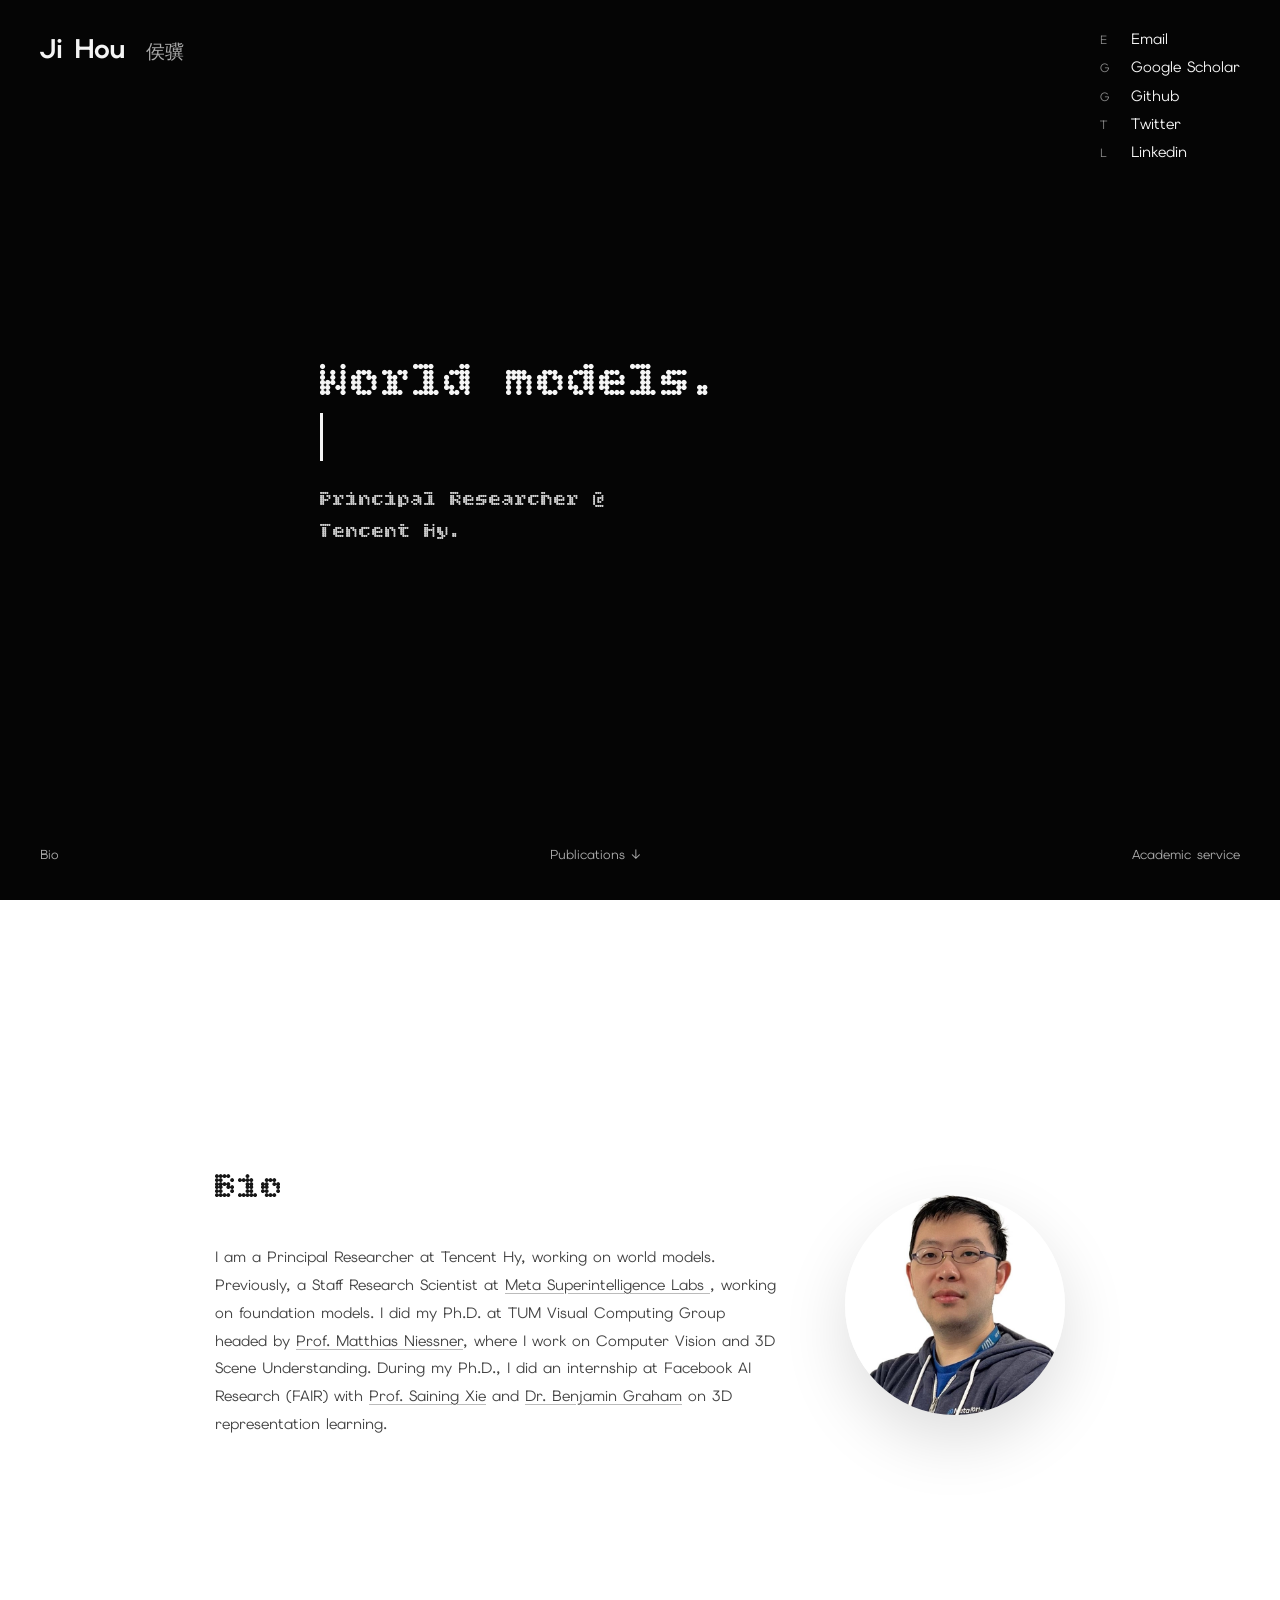
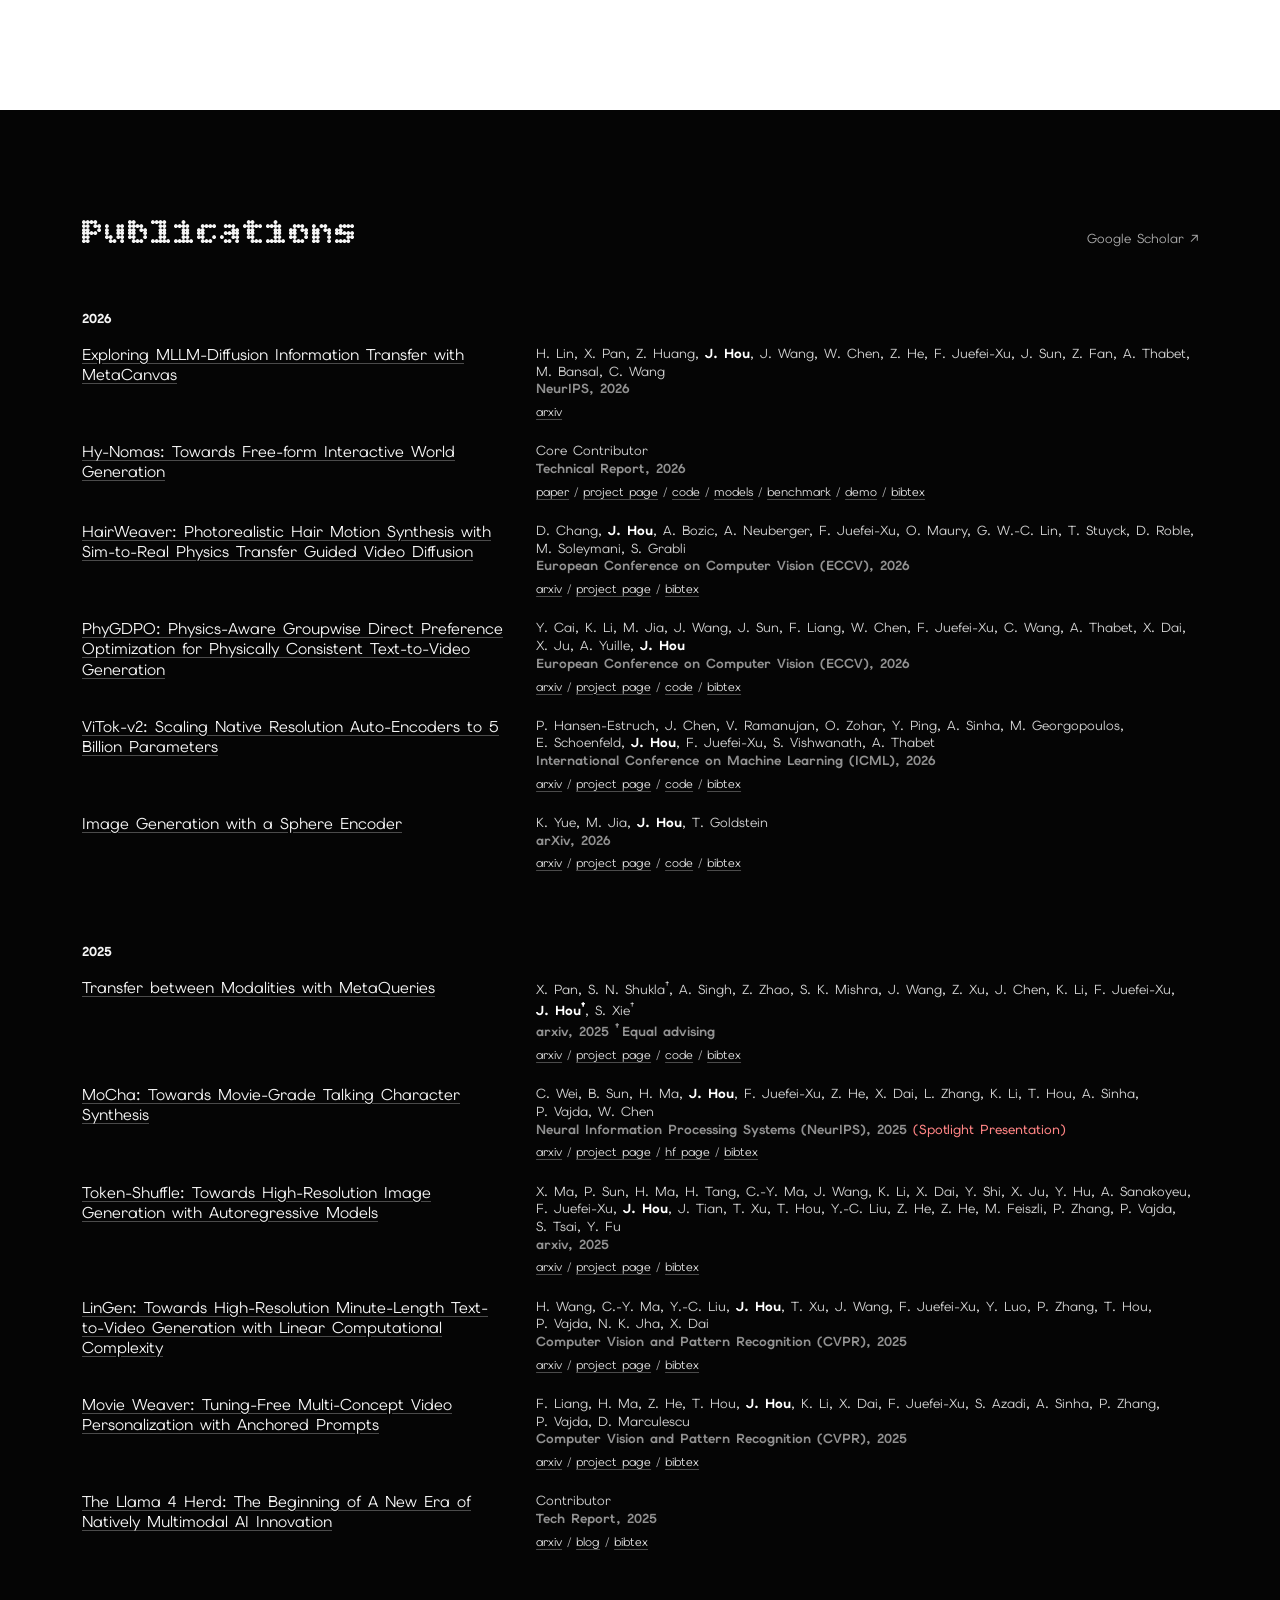
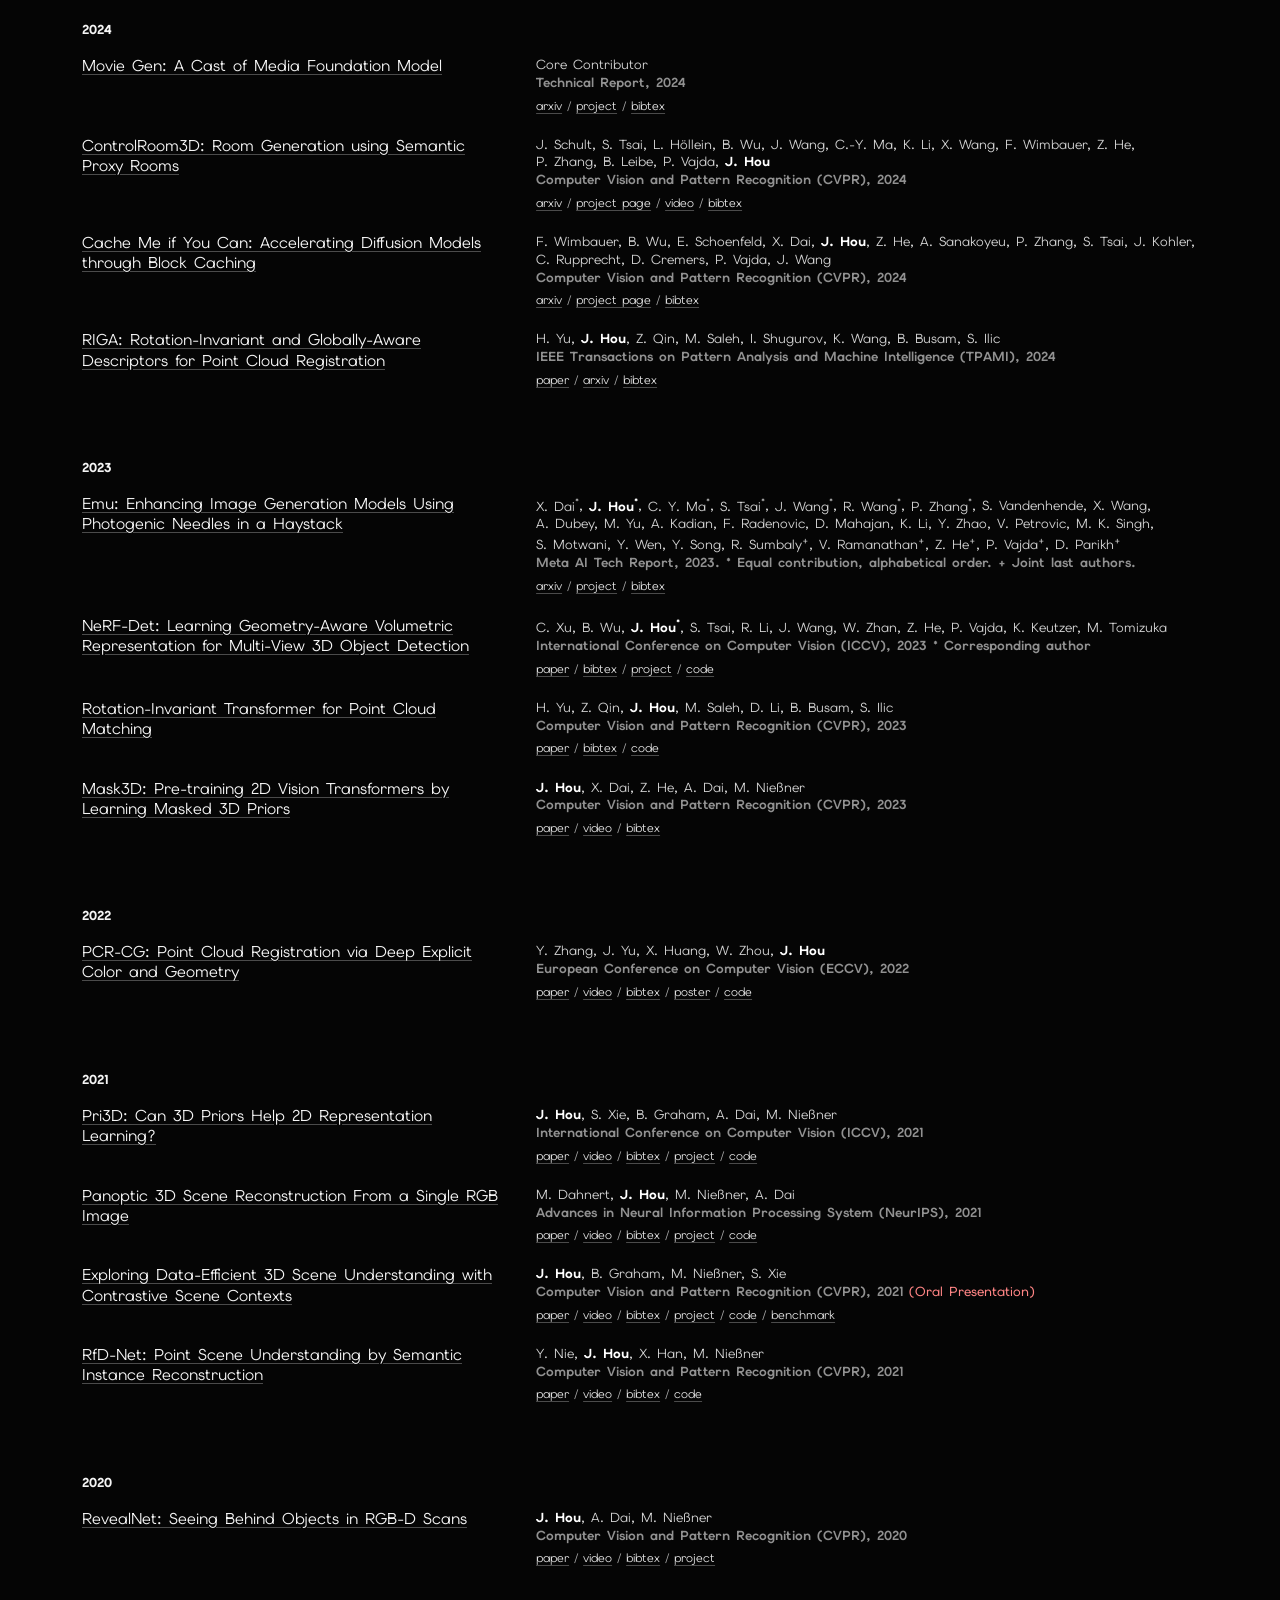
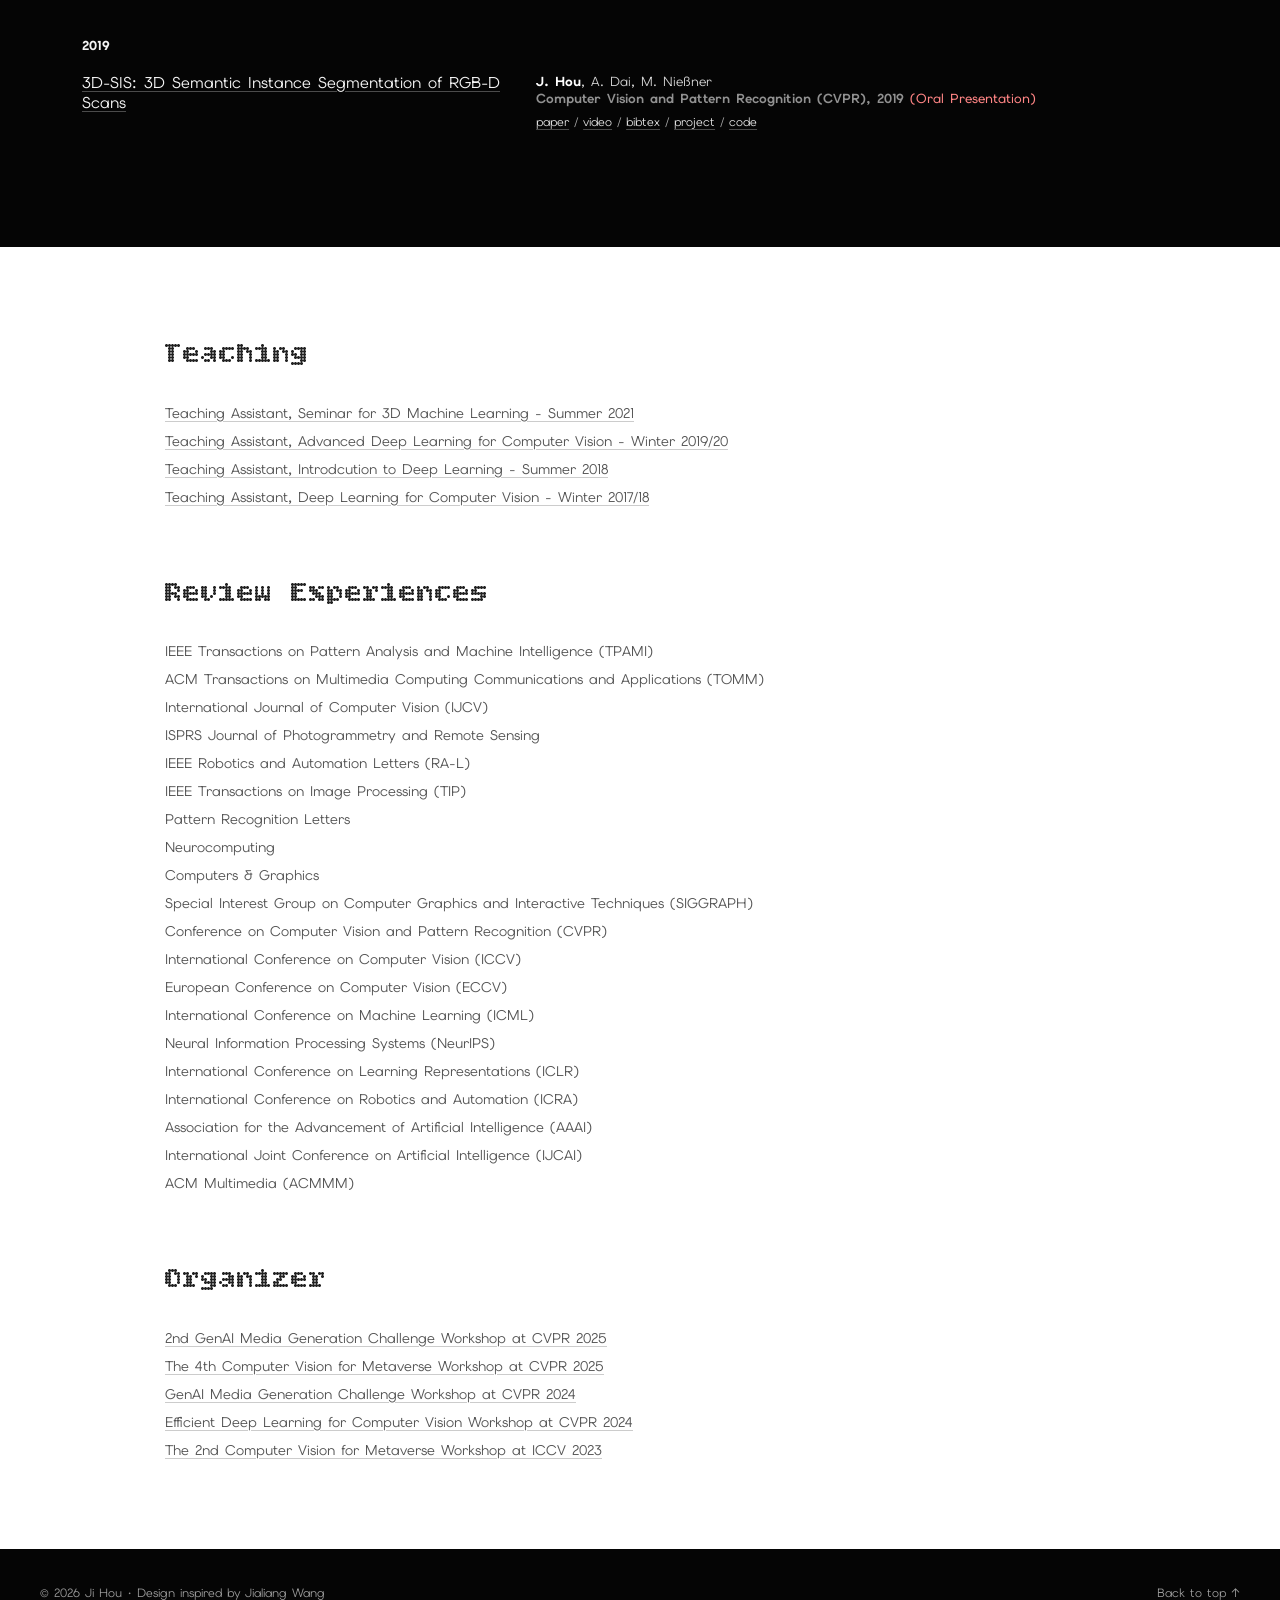
<file: index.html>
<!DOCTYPE html>

<html lang="en"><head><meta charset="utf-8"/><meta content="width=device-width,initial-scale=1" name="viewport"/>
<title>Ji Hou — World Models &amp; Generative AI</title>
<meta content="Ji Hou, Principal Researcher at Tencent Hy. Research in world models, generative AI, and 3D computer vision." name="description"/>
<link href="https://fonts.googleapis.com" rel="preconnect"/><link crossorigin="" href="https://fonts.gstatic.com" rel="preconnect"/>
<link href="https://fonts.googleapis.com/css2?family=Bitcount+Grid+Double&amp;family=Elms+Sans:wght@400;500;600;700&amp;display=swap" rel="stylesheet"/>
<link href="stylesheet.css" rel="stylesheet"/></head><body id="top">
<a class="skip-link" href="#publications">Skip to publications</a>
<header class="intro"><div class="brand"><h1>Ji Hou <span lang="zh">侯骥</span></h1></div><nav aria-label="Contact links" class="contacts"><a href="mailto:ji.hou@tum.de"><span>E</span>Email</a><a href="https://scholar.google.de/citations?hl=en&amp;user=63TZXq4AAAAJ"><span>G</span>Google Scholar</a><a href="https://github.com/sekunde/"><span>G</span>Github</a><a href="https://twitter.com/j1h0u"><span>T</span>Twitter</a><a href="https://www.linkedin.com/in/ji-hou-3b64a2a0/"><span>L</span>Linkedin</a></nav>
<div class="intro-copy"><p class="lead">World models.<br/><span class="typing-line"><span class="typing-text">Generative AI research.</span></span></p><p class="role">Principal Researcher @<br/>Tencent Hy.</p></div>
<nav aria-label="Page sections" class="section-nav"><a href="#bio">Bio</a><a href="#publications">Publications ↓</a><a href="#service">Academic service</a></nav></header>
<main><section class="bio-section" id="bio"><div class="bio-inner"><div class="bio-copy"><h2>Bio</h2><p>I am a Principal Researcher at Tencent Hy, working on world models. Previously, a Staff Research Scientist at <a href="https://ai.meta.com/people/ji-hou" target="_blank"> Meta Superintelligence Labs </a>, working on foundation models. I did my Ph.D. at TUM Visual Computing Group headed by <a href="https://niessnerlab.org/members/matthias_niessner/profile.html">Prof. Matthias Niessner</a>, where I work on Computer Vision and 3D Scene Understanding.
		During my Ph.D., I did an internship at Facebook AI Research (FAIR) with <a href="https://www.sainingxie.com/">Prof. Saining Xie</a> and <a href="https://ai.facebook.com/people/benjamin-graham/">Dr. Benjamin Graham</a> on 3D representation learning.
              </p></div><figure class="portrait"><img alt="Portrait of Ji Hou" height="220" src="images/icon.jpg" width="220"/></figure></div></section>
<section class="research" id="publications"><div class="section-title"><h2>Publications</h2><a href="https://scholar.google.com/citations?user=63TZXq4AAAAJ&amp;hl=en">Google Scholar ↗</a></div><section aria-labelledby="year-2026" class="year-group"><h2 class="year" id="year-2026">2026</h2><div class="publication-list"><article class="publication"><h3><a href="https://arxiv.org/abs/2512.11464">Exploring MLLM-Diffusion Information Transfer with MetaCanvas</a></h3><div class="paper-meta"><p class="paper-authors"><span class="author-name">H. Lin</span>, <span class="author-name">X. Pan</span>, <span class="author-name">Z. Huang</span>, <strong class="author-name">J. Hou</strong>, <span class="author-name">J. Wang</span>, <span class="author-name">W. Chen</span>, <span class="author-name">Z. He</span>, <span class="author-name">F. Juefei-Xu</span>, <span class="author-name">J. Sun</span>, <span class="author-name">Z. Fan</span>, <span class="author-name">A. Thabet</span>, <span class="author-name">M. Bansal</span>, <span class="author-name">C. Wang</span></p><p class="paper-venue">NeurIPS, 2026</p><p class="paper-resources"><a href="https://arxiv.org/abs/2512.11464">arxiv</a></p></div></article><article class="publication"><h3><a href="https://github.com/Tencent-Hunyuan/Hy-Nomas/blob/main/Hy_Nomas_Tech_Report.pdf">Hy-Nomas: Towards Free-form Interactive World Generation</a></h3><div class="paper-meta"><p class="paper-authors">
                Core Contributor
              </p><p class="paper-venue">Technical Report, 2026</p><p class="paper-resources"><a href="https://arxiv.org/pdf/2610.36729" rel="noopener noreferrer" target="_blank">paper</a> / <a href="https://hy-nomas.hy.tencent.com/" rel="noopener noreferrer" target="_blank">project page</a> / <a href="https://github.com/Tencent-Hunyuan/Hy-Nomas" rel="noopener noreferrer" target="_blank">code</a> / <a href="https://huggingface.co/tencent/Hy-Nomas" rel="noopener noreferrer" target="_blank">models</a> / <a href="https://huggingface.co/datasets/tencent/Hy-Nomas-Bench" rel="noopener noreferrer" target="_blank">benchmark</a> / <a href="https://hy-nomas.hy.tencent.com/demo" rel="noopener noreferrer" target="_blank">demo</a> / <a href="data/bib/hy_nomas.txt" rel="noopener noreferrer" target="_blank">bibtex</a></p></div></article><article class="publication"><h3><a href="https://arxiv.org/abs/2602.11117">HairWeaver: Photorealistic Hair Motion Synthesis with Sim-to-Real Physics Transfer Guided Video Diffusion</a></h3><div class="paper-meta"><p class="paper-authors"><a href="https://boese0601.github.io/" title="Di Chang">D. Chang</a>, <strong title="Ji Hou">J. Hou</strong>, <a href="https://aljazbozic.github.io/" title="Aljaz Bozic">A. Bozic</a>, <a href="https://il.linkedin.com/in/assaf-neuberger-0924a223" title="Assaf Neuberger">A. Neuberger</a>, <a href="https://xujuefei.com/" title="Felix Juefei-Xu">F. Juefei-Xu</a>, <a href="https://www.imdb.com/name/nm1436524/" title="Olivier Maury">O. Maury</a>, <a href="https://scholar.google.com/scholar?q=%22Gene+Wei-Chin+Lin%22" title="Gene Wei-Chin Lin">G. W.-C. Lin</a>, <a href="https://tuurstuyck.github.io/" title="Tuur Stuyck">T. Stuyck</a>, <a href="https://www.linkedin.com/in/doug-roble-752a081" title="Doug Roble">D. Roble</a>, <a href="https://www.ihp-lab.org/" title="Mohammad Soleymani">M. Soleymani</a>, <a href="https://www.linkedin.com/in/stephanegrabli" title="Stephane Grabli">S. Grabli</a></p><p class="paper-venue">European Conference on Computer Vision (ECCV), 2026</p><p class="paper-resources"><a href="https://arxiv.org/abs/2602.11117" rel="noopener noreferrer" target="_blank">arxiv</a> / <a href="https://boese0601.github.io/hairweaver/" rel="noopener noreferrer" target="_blank">project page</a> / <a href="data/bib/hairweaver.txt" rel="noopener noreferrer" target="_blank">bibtex</a></p></div></article><article class="publication"><h3><a href="https://arxiv.org/abs/2512.24551">PhyGDPO: Physics-Aware Groupwise Direct Preference Optimization for Physically Consistent Text-to-Video Generation</a></h3><div class="paper-meta"><p class="paper-authors"><a href="https://caiyuanhao1998.github.io/" title="Yuanhao Cai">Y. Cai</a>, <a href="https://kunpengli1994.github.io/" title="Kunpeng Li">K. Li</a>, <a href="https://kmnp.github.io/" title="Menglin Jia">M. Jia</a>, <a href="https://scholar.harvard.edu/jwang/home" title="Jialiang Wang">J. Wang</a>, <a href="https://scholar.google.com/citations?user=wyi0bX0AAAAJ&amp;hl=en" title="Junzhe Sun">J. Sun</a>, <a href="https://jeff-liangf.github.io/" title="Feng Liang">F. Liang</a>, <a href="https://wfchen-umich.github.io/wfchen.github.io/" title="Weifeng Chen">W. Chen</a>, <a href="https://xujuefei.com/" title="Felix Juefei-Xu">F. Juefei-Xu</a>, <a href="https://scholar.google.com/citations?user=5aaOtscAAAAJ&amp;hl=en" title="Chu Wang">C. Wang</a>, <a href="https://www.alithabet.com/" title="Ali Thabet">A. Thabet</a>, <a href="https://sites.google.com/view/xiaoliangdai/" title="Xiaoliang Dai">X. Dai</a>, <a href="https://juxuan27.github.io/" title="Xuan Ju">X. Ju</a>, <a href="https://www.cs.jhu.edu/~ayuille/" title="Alan Yuille">A. Yuille</a>, <strong title="Ji Hou">J. Hou</strong></p><p class="paper-venue">European Conference on Computer Vision (ECCV), 2026</p><p class="paper-resources"><a href="https://arxiv.org/abs/2512.24551" rel="noopener noreferrer" target="_blank">arxiv</a> / <a href="https://caiyuanhao1998.github.io/project/PhyGDPO/" rel="noopener noreferrer" target="_blank">project page</a> / <a href="https://github.com/caiyuanhao1998/Open-PhyGDPO" rel="noopener noreferrer" target="_blank">code</a> / <a href="data/bib/phygdpo.txt" rel="noopener noreferrer" target="_blank">bibtex</a></p></div></article><article class="publication"><h3><a href="https://arxiv.org/abs/2605.05331">ViTok-v2: Scaling Native Resolution Auto-Encoders to 5 Billion Parameters</a></h3><div class="paper-meta"><p class="paper-authors"><a href="https://philippe-eecs.github.io/website/" title="Philippe Hansen-Estruch">P. Hansen-Estruch</a>, <a href="https://jiahuikchen.github.io/" title="Jiahui Chen">J. Chen</a>, <a href="https://vkramanuj.github.io/" title="Vivek Ramanujan">V. Ramanujan</a>, <a href="https://ai.stanford.edu/~orrzohar/" title="Orr Zohar">O. Zohar</a>, <a href="https://scholar.google.com/scholar?q=%22Yan+Ping%22" title="Yan Ping">Y. Ping</a>, <a href="https://www.linkedin.com/in/animeshsinha11/" title="Animesh Sinha">A. Sinha</a>, <a href="https://scholar.google.com/citations?user=id7vw0UAAAAJ" title="Markos Georgopoulos">M. Georgopoulos</a>, <a href="https://edgarschnfld.github.io/" title="Edgar Schoenfeld">E. Schoenfeld</a>, <strong title="Ji Hou">J. Hou</strong>, <a href="https://xujuefei.com/" title="Felix Juefei-Xu">F. Juefei-Xu</a>, <a href="https://sriramvishwanath.com/" title="Sriram Vishwanath">S. Vishwanath</a>, <a href="https://www.alithabet.com/" title="Ali Thabet">A. Thabet</a></p><p class="paper-venue">International Conference on Machine Learning (ICML), 2026</p><p class="paper-resources"><a href="https://arxiv.org/abs/2605.05331" rel="noopener noreferrer" target="_blank">arxiv</a> / <a href="https://na-vae.github.io/vitok-release/" rel="noopener noreferrer" target="_blank">project page</a> / <a href="https://github.com/Na-VAE/vitok-release" rel="noopener noreferrer" target="_blank">code</a> / <a href="data/bib/vitok_v2.txt" rel="noopener noreferrer" target="_blank">bibtex</a></p></div></article><article class="publication"><h3><a href="https://arxiv.org/abs/2602.15030">Image Generation with a Sphere Encoder</a></h3><div class="paper-meta"><p class="paper-authors"><a href="https://kaiyuyue.com/" title="Kaiyu Yue">K. Yue</a>, <a href="https://kmnp.github.io/" title="Menglin Jia">M. Jia</a>, <strong title="Ji Hou">J. Hou</strong>, <a href="https://www.cs.umd.edu/~tomg/" title="Tom Goldstein">T. Goldstein</a></p><p class="paper-venue">arXiv, 2026</p><p class="paper-resources"><a href="https://arxiv.org/abs/2602.15030" rel="noopener noreferrer" target="_blank">arxiv</a> / <a href="https://sphere-encoder.github.io/" rel="noopener noreferrer" target="_blank">project page</a> / <a href="https://github.com/facebookresearch/sphere-encoder" rel="noopener noreferrer" target="_blank">code</a> / <a href="data/bib/sphere_encoder.txt" rel="noopener noreferrer" target="_blank">bibtex</a></p></div></article></div></section><section aria-labelledby="year-2025" class="year-group"><h2 class="year" id="year-2025">2025</h2><div class="publication-list"><article class="publication"><h3><a href="https://arxiv.org/pdf/2504.06256">Transfer between Modalities with MetaQueries</a></h3><div class="paper-meta"><p class="paper-authors"><a href="https://xichenpan.com/" title="Xichen Pan">X. Pan</a>, <a href="https://satyanshukla.github.io/" title="Satya Narayan Shukla">S. N. Shukla<sup>†</sup></a>, <a href="https://www.linkedin.com/in/aashu-singh-030ab646/" title="Aashu Singh">A. Singh</a>, <a href="https://zhuokai-zhao.com/" title="Zhuokai Zhao">Z. Zhao</a>, <a href="https://shlokk.github.io/shlokmishra.github.io/" title="Shlok Kumar Mishra">S. K. Mishra</a>, <a href="https://sites.google.com/view/jialiangwang/home" title="Jialiang Wang">J. Wang</a>, <a href="https://scholar.google.com/citations?user=Qcshi8UAAAAJ&amp;hl=en" title="Zhiyang Xu">Z. Xu</a>, <a href="https://jiuhaichen.github.io/" title="Jiuhai Chen">J. Chen</a>, <a href="https://kunpengli1994.github.io/" title="Kunpeng Li">K. Li</a>, <a href="https://xujuefei.com/" title="Felix Juefei-Xu">F. Juefei-Xu</a>, <strong title="Ji Hou">J. Hou<sup>†</sup></strong>, <a href="https://www.sainingxie.com/" title="Saining Xie">S. Xie<sup>†</sup></a></p><p class="paper-venue">arxiv, 2025  <span class="paper-author-note"><sup>†</sup>Equal advising </span></p><p class="paper-resources"><a href="https://arxiv.org/pdf/2504.06256" target="_blank">arxiv</a> / <a href="https://xichenpan.com/metaquery/" target="_blank">project page</a> / <a href="https://github.com/facebookresearch/metaquery" target="_blank">code</a> / <a href="data/bib/metaqueries.txt" target="_blank">bibtex</a></p></div></article><article class="publication"><h3><a href="https://arxiv.org/pdf/2503.23307">MoCha: Towards Movie-Grade Talking Character Synthesis</a></h3><div class="paper-meta"><p class="paper-authors"><a href="https://congwei1230.github.io/" title="Cong Wei">C. Wei</a>, <a href="https://bsun0802.github.io/" title="Bo Sun">B. Sun</a>, <a href="https://howiema.github.io/" title="Haoyu Ma">H. Ma</a>, <strong title="Ji Hou">J. Hou</strong>, <a href="https://xujuefei.com/" title="Felix Juefei-Xu">F. Juefei-Xu</a>, <a href="https://zechenghe.github.io/" title="Zecheng He">Z. He</a>, <a href="https://sites.google.com/view/xiaoliangdai/" title="Xiaoliang Dai">X. Dai</a>, <a href="https://lucinezhang.github.io/" title="Luxin Zhang">L. Zhang</a>, <a href="https://kunpengli1994.github.io/" title="Kunpeng Li">K. Li</a>, <a href="https://scholar.google.com/citations?user=u-UDZcsAAAAJ&amp;hl=en" title="Tingbo Hou">T. Hou</a>, <a href="https://animesh-sinha.netlify.app/" title="Animesh Sinha">A. Sinha</a>, <a href="https://www.linkedin.com/in/p%C3%A9ter-vajda-9a03aaa/" title="Peter Vajda">P. Vajda</a>, <a href="https://wenhuchen.github.io/" title="Wenhu Chen">W. Chen</a></p><p class="paper-venue">Neural Information Processing Systems (<strong>NeurIPS</strong>), 2025  <span class="paper-honor">(Spotlight Presentation)</span></p><p class="paper-resources"><a href="https://arxiv.org/pdf/2503.23307" target="_blank">arxiv</a> / <a href="https://congwei1230.github.io/MoCha/" target="_blank">project page</a> / <a href="https://huggingface.co/papers/2503.23307" target="_blank">hf page</a> / <a href="data/bib/mocha.txt" target="_blank">bibtex</a></p></div></article><article class="publication"><h3><a href="https://arxiv.org/abs/2504.17789">Token-Shuffle: Towards High-Resolution Image Generation with Autoregressive Models</a></h3><div class="paper-meta"><p class="paper-authors"><a href="https://ma-xu.github.io/" title="Xu Ma">X. Ma</a>, <a href="https://peizesun.github.io//" title="Peize Sun">P. Sun</a>, <a href="https://howiema.github.io/" title="Haoyu Ma">H. Ma</a>, <a href="https://scholar.google.com/citations?user=XY6Nh9YAAAAJ&amp;hl=en" title="Hao Tang">H. Tang</a>, <a href="https://chihyaoma.github.io/" title="Chih-Yao Ma">C.-Y. Ma</a>, <a href="https://sites.google.com/view/jialiangwang/home" title="Jialiang Wang">J. Wang</a>, <a href="https://kunpengli1994.github.io/" title="Kunpeng Li">K. Li</a>, <a href="https://sites.google.com/view/xiaoliangdai/" title="Xiaoliang Dai">X. Dai</a>, <a href="https://yujun-shi.github.io/" title="Yujun Shi">Y. Shi</a>, <a href="https://juxuan27.github.io/" title="Xuan Ju">X. Ju</a>, <a href="https://yushi-hu.github.io/" title="Yushi Hu">Y. Hu</a>, <a href="https://gdude.de/" title="Artsiom Sanakoyeu">A. Sanakoyeu</a>, <a href="https://xujuefei.com/" title="Felix Juefei-Xu">F. Juefei-Xu</a>, <strong title="Ji Hou">J. Hou</strong>, <a href="https://potatotian.github.io/" title="Junjiao Tian">J. Tian</a>, <a href="https://sites.google.com/view/taoxu" title="Tao Xu">T. Xu</a>, <a href="https://scholar.google.com/citations?user=u-UDZcsAAAAJ&amp;hl=en" title="Tingbo Hou">T. Hou</a>, <a href="https://ycliu93.github.io/" title="Yen-Cheng Liu">Y.-C. Liu</a>, <a href="https://zechenghe.github.io/" title="Zecheng He">Z. He</a>, <a href="https://scholar.google.com/citations?user=G03EzSMAAAAJ&amp;hl=en" target="_blank" title="Zijian He">Z. He</a>, <a href="https://scholar.google.com/citations?user=A-wA73gAAAAJ&amp;hl=en/" title="Matt Feiszli">M. Feiszli</a>, <a href="https://scholar.google.com/citations?user=eqQQkM4AAAAJ&amp;hl=en" target="_blank" title="Peizhao Zhang">P. Zhang</a>, <a href="https://www.linkedin.com/in/p%C3%A9ter-vajda-9a03aaa/" title="Peter Vajda">P. Vajda</a>, <a href="https://scholar.google.com/citations?user=JdE_LFYAAAAJ&amp;hl=en" title="Sam Tsai">S. Tsai</a>, <a href="https://www1.ece.neu.edu/~yunfu/" title="Yun Fu">Y. Fu</a></p><p class="paper-venue">arxiv, 2025 </p><p class="paper-resources"><a href="https://arxiv.org/abs/2504.17789" target="_blank">arxiv</a> / <a href="https://ma-xu.github.io/token-shuffle/" target="_blank">project page</a> / <a href="data/bib/token_shuffle.txt" target="_blank">bibtex</a></p></div></article><article class="publication"><h3><a href="https://arxiv.org/pdf/2412.09856">LinGen: Towards High-Resolution Minute-Length Text-to-Video Generation with Linear Computational Complexity</a></h3><div class="paper-meta"><p class="paper-authors"><a href="https://hongjiew.github.io/" title="Hongjie Wang">H. Wang</a>, <a href="https://chihyaoma.github.io/" title="Chih-Yao Ma">C.-Y. Ma</a>, <a href="https://ycliu93.github.io/" title="Yen-Cheng Liu">Y.-C. Liu</a>, <strong title="Ji Hou">J. Hou</strong>, <a href="https://sites.google.com/view/taoxu" title="Tao Xu">T. Xu</a>, <a href="https://sites.google.com/view/jialiangwang/home" title="Jialiang Wang">J. Wang</a>, <a href="https://xujuefei.com/" title="Felix Juefei-Xu">F. Juefei-Xu</a>, <a href="https://scholar.google.com/citations?user=be4sU3cAAAAJ&amp;hl=en" title="Yaqiao Luo">Y. Luo</a>, <a href="https://scholar.google.com/citations?user=eqQQkM4AAAAJ&amp;hl=en" title="Peizhao Zhang">P. Zhang</a>, <a href="https://scholar.google.com/citations?user=u-UDZcsAAAAJ&amp;hl=en" title="Tingbo Hou">T. Hou</a>, <a href="https://www.linkedin.com/in/p%C3%A9ter-vajda-9a03aaa/" title="Peter Vajda">P. Vajda</a>, <a href="https://www.princeton.edu/~jha/" title="Niraj K. Jha">N. K. Jha</a>, <a href="https://sites.google.com/view/xiaoliangdai/" title="Xiaoliang Dai">X. Dai</a></p><p class="paper-venue">Computer Vision and Pattern Recognition (<strong>CVPR</strong>), 2025 </p><p class="paper-resources"><a href="https://arxiv.org/pdf/2412.09856" target="_blank">arxiv</a> / <a href="https://lineargen.github.io/" target="_blank">project page</a> / <a href="data/bib/lingen.txt" target="_blank">bibtex</a></p></div></article><article class="publication"><h3><a href="https://arxiv.org/abs/2502.07802">Movie Weaver: Tuning-Free Multi-Concept Video Personalization with Anchored Prompts</a></h3><div class="paper-meta"><p class="paper-authors"><a href="https://jeff-liangf.github.io/" title="Feng Liang">F. Liang</a>, <a href="https://howiema.github.io/" title="Haoyu Ma">H. Ma</a>, <a href="https://zechenghe.github.io/" title="Zecheng He">Z. He</a>, <a href="https://linkedin.com/in/tingbo-hou/" title="Tingbo Hou">T. Hou</a>, <strong title="Ji Hou">J. Hou</strong>, <a href="https://kunpengli1994.github.io/" title="Kunpeng Li">K. Li</a>, <a href="https://scholar.google.com/citations?user=u4olrOcAAAAJ&amp;hl=en" title="Xiaoliang Dai">X. Dai</a>, <a href="https://xujuefei.com/" title="Felix Juefei-Xu">F. Juefei-Xu</a>, <a href="https://scholar.google.com/citations?user=X0EXfT8AAAAJ&amp;hl=en" title="Samaneh Azadi">S. Azadi</a>, <a href="https://www.linkedin.com/in/animeshsinha11/" title="Animesh Sinha">A. Sinha</a>, <a href="https://www.linkedin.com/in/peizhao-zhang-14846042/" title="Peizhao Zhang">P. Zhang</a>, <a href="https://sites.google.com/site/vajdap" title="Peter Vajda">P. Vajda</a>, <a href="https://www.ece.utexas.edu/people/faculty/diana-marculescu" title="Diana Marculescu">D. Marculescu</a></p><p class="paper-venue">Computer Vision and Pattern Recognition (<strong>CVPR</strong>), 2025 </p><p class="paper-resources"><a href="https://arxiv.org/abs/2502.07802" target="_blank">arxiv</a> / <a href="https://jeff-liangf.github.io/projects/movieweaver/" target="_blank">project page</a> / <a href="data/bib/movie_weaver.txt" target="_blank">bibtex</a></p></div></article><article class="publication"><h3><a href="https://ai.meta.com/blog/llama-4-multimodal-intelligence/">The Llama 4 Herd: The Beginning of A New Era of Natively Multimodal AI Innovation</a></h3><div class="paper-meta"><p class="paper-authors">
              Contributor
              </p><p class="paper-venue">Tech Report, 2025</p><p class="paper-resources"><a href="data/llama4.pdf" target="_blank">arxiv</a> / <a href="https://ai.meta.com/blog/llama-4-multimodal-intelligence/" target="_blank">blog</a> / <a href="data/bib/llama4.txt" target="_blank">bibtex</a></p></div></article></div></section><section aria-labelledby="year-2024" class="year-group"><h2 class="year" id="year-2024">2024</h2><div class="publication-list"><article class="publication"><h3><a href="https://arxiv.org/abs/2410.13720">Movie Gen: A Cast of Media Foundation Model</a></h3><div class="paper-meta"><p class="paper-authors">
              Core Contributor
              </p><p class="paper-venue"> Technical Report, 2024</p><p class="paper-resources"><a href="https://arxiv.org/abs/2410.13720" target="_blank">arxiv</a> / <a href="https://ai.meta.com/research/movie-gen/" target="_blank">project</a> / <a href="data/bib/moviegen.txt" target="_blank">bibtex</a></p></div></article><article class="publication"><h3><a href="https://arxiv.org/abs/2312.05208">ControlRoom3D: Room Generation using Semantic Proxy Rooms</a></h3><div class="paper-meta"><p class="paper-authors"><a href="https://jonasschult.github.io/" target="_blank" title="Jonas Schult">J. Schult</a>, <a href="https://scholar.google.com/citations?user=JdE_LFYAAAAJ&amp;hl=zh-CN" target="_blank" title="Sam Tsai">S. Tsai</a>, <a href="https://niessnerlab.org/members/lukas_hoellein/profile.html" target="_blank" title="Lukas Höllein">L. Höllein</a>, <a href="https://scholar.google.com/citations?user=K3QJPdMAAAAJ&amp;hl=en" target="_blank" title="Bichen Wu">B. Wu</a>, <a href="https://sites.google.com/view/jialiangwang/home" target="_blank" title="Jialiang Wang">J. Wang</a>, <a href="https://chihyaoma.github.io/" target="_blank" title="Chih-Yao Ma">C.-Y. Ma</a>, <a href="https://kunpengli1994.github.io/" target="_blank" title="Kunpeng Li">K. Li</a>, <a href="https://minione.github.io/" target="_blank" title="Xiaofang Wang">X. Wang</a>, <a href="https://cvg.cit.tum.de/members/wimbauer" target="_blank" title="Felix Wimbauer">F. Wimbauer</a>, <a href="https://scholar.google.com/citations?user=G03EzSMAAAAJ&amp;hl=en" target="_blank" title="Zijian He">Z. He</a>, <a href="https://scholar.google.com/citations?user=eqQQkM4AAAAJ&amp;hl=en" target="_blank" title="Peizhao Zhang">P. Zhang</a>, <a href="https://www.vision.rwth-aachen.de/person/1/" target="_blank" title="Bastian Leibe">B. Leibe</a>, <a href="https://sites.google.com/site/vajdap" target="_blank" title="Peter Vajda">P. Vajda</a>, <strong title="Ji Hou">J. Hou</strong></p><p class="paper-venue">Computer Vision and Pattern Recognition (<strong>CVPR</strong>), 2024 </p><p class="paper-resources"><a href="https://arxiv.org/abs/2312.05208" target="_blank">arxiv</a> / <a href="https://jonasschult.github.io/ControlRoom3D/" target="_blank">project page</a> / <a href="https://omnomnom.vision.rwth-aachen.de/data/controlroom3d/controlroom3d_long_video.mp4" target="_blank">video</a> / <a href="data/bib/controlroom3d.txt" target="_blank">bibtex</a></p></div></article><article class="publication"><h3><a href="https://arxiv.org/pdf/2312.03209.pdf">Cache Me if You Can: Accelerating Diffusion Models through Block Caching</a></h3><div class="paper-meta"><p class="paper-authors"><a href="https://cvg.cit.tum.de/members/wimbauer" target="_blank" title="Felix Wimbauer">F. Wimbauer</a>, <a href="https://scholar.google.com/citations?user=K3QJPdMAAAAJ&amp;hl=en" target="_blank" title="Bichen Wu">B. Wu</a>, <a href="https://edgarschnfld.github.io/" target="_blank" title="Edgar Schoenfeld">E. Schoenfeld</a>, <a href="https://sites.google.com/view/xiaoliangdai" target="_blank" title="Xiaoliang Dai">X. Dai</a>, <strong title="Ji Hou">J. Hou</strong>, <a href="https://scholar.google.com/citations?user=G03EzSMAAAAJ&amp;hl=en" target="_blank" title="Zijian He">Z. He</a>, <a href="https://gdude.de/" target="_blank" title="Artsiom Sanakoyeu">A. Sanakoyeu</a>, <a href="https://scholar.google.com/citations?user=eqQQkM4AAAAJ&amp;hl=en" target="_blank" title="Peizhao Zhang">P. Zhang</a>, <a href="https://scholar.google.com/citations?user=JdE_LFYAAAAJ&amp;hl=zh-CN" target="_blank" title="Sam Tsai">S. Tsai</a>, <a href="https://ch.linkedin.com/in/jonasmoritzkohler" target="_blank" title="Jonas Kohler">J. Kohler</a>, <a href="https://chrirupp.github.io/" target="_blank" title="Christian Rupprecht">C. Rupprecht</a>, <a href="https://cvg.cit.tum.de/members/cremers" target="_blank" title="Daniel Cremers">D. Cremers</a>, <a href="https://sites.google.com/site/vajdap" target="_blank" title="Peter Vajda">P. Vajda</a>, <a href="https://sites.google.com/view/jialiangwang/home" target="_blank" title="Jialiang Wang">J. Wang</a></p><p class="paper-venue">Computer Vision and Pattern Recognition (<strong>CVPR</strong>), 2024 </p><p class="paper-resources"><a href="https://arxiv.org/pdf/2209.13252.pdf" target="_blank">arxiv</a> / <a href="https://fwmb.github.io/blockcaching/" target="_blank">project page</a> / <a href="data/bib/cmiyc.txt" target="_blank">bibtex</a></p></div></article><article class="publication"><h3><a href="https://ieeexplore.ieee.org/abstract/document/10380454">RIGA: Rotation-Invariant and Globally-Aware Descriptors for Point Cloud Registration</a></h3><div class="paper-meta"><p class="paper-authors"><a href="https://haoyu94.github.io/" target="_blank" title="Hao Yu">H. Yu</a>, <strong title="Ji Hou">J. Hou</strong>, <a href="https://scholar.google.com/citations?user=DnHBAN0AAAAJ&amp;hl=en" target="_blank" title="Zheng Qin">Z. Qin</a>, <a href="https://www.cs.cit.tum.de/camp/members/mahdi-saleh/" target="_blank" title="Mahdi Saleh">M. Saleh</a>, <a href="https://scholar.google.ru/citations?user=7VlHGEgAAAAJ&amp;hl=ru" target="_blank" title="Ivan Shugurov">I. Shugurov</a>, <a href="https://cs-kaiwang.github.io/" target="_blank" title="Kai Wang">K. Wang</a>, <a href="https://campar.in.tum.de/Main/BenjaminBusam.html" target="_blank" title="Benjamin Busam">B. Busam</a>, <a href="https://campar.in.tum.de/Main/SlobodanIlic" target="_blank" title="Slobodan Ilic">S. Ilic</a></p><p class="paper-venue">IEEE Transactions on Pattern Analysis and Machine Intelligence (<strong>TPAMI</strong>), 2024 </p><p class="paper-resources"><a href="https://ieeexplore.ieee.org/abstract/document/10380454" target="_blank">paper</a> / <a href="https://arxiv.org/pdf/2209.13252.pdf" target="_blank">arxiv</a> / <a href="data/bib/riga.txt" target="_blank">bibtex</a></p></div></article></div></section><section aria-labelledby="year-2023" class="year-group"><h2 class="year" id="year-2023">2023</h2><div class="publication-list"><article class="publication"><h3><a href="https://arxiv.org/abs/2309.15807">Emu: Enhancing Image Generation Models Using Photogenic Needles in a Haystack</a></h3><div class="paper-meta"><p class="paper-authors"><span class="author-name">X. Dai<sup>*</sup></span>, <strong class="author-name">J. Hou<sup>*</sup></strong>, <span class="author-name">C. Y. Ma<sup>*</sup></span>, <span class="author-name">S. Tsai<sup>*</sup></span>, <span class="author-name">J. Wang<sup>*</sup></span>, <span class="author-name">R. Wang<sup>*</sup></span>, <span class="author-name">P. Zhang<sup>*</sup></span>, <span class="author-name">S. Vandenhende</span>, <span class="author-name">X. Wang</span>, <span class="author-name">A. Dubey</span>, <span class="author-name">M. Yu</span>, <span class="author-name">A. Kadian</span>, <span class="author-name">F. Radenovic</span>, <span class="author-name">D. Mahajan</span>, <span class="author-name">K. Li</span>, <span class="author-name">Y. Zhao</span>, <span class="author-name">V. Petrovic</span>, <span class="author-name">M. K. Singh</span>, <span class="author-name">S. Motwani</span>, <span class="author-name">Y. Wen</span>, <span class="author-name">Y. Song</span>, <span class="author-name">R. Sumbaly<sup>+</sup></span>, <span class="author-name">V. Ramanathan<sup>+</sup></span>, <span class="author-name">Z. He<sup>+</sup></span>, <span class="author-name">P. Vajda<sup>+</sup></span>, <span class="author-name">D. Parikh<sup>+</sup></span></p><p class="paper-venue">Meta AI Tech Report, 2023. <span class="paper-author-note">* Equal contribution, alphabetical order. + Joint last authors.</span></p><p class="paper-resources"><a href="https://arxiv.org/abs/2309.15807" target="_blank">arxiv</a> / <a href="https://ai.meta.com/research/publications/emu-enhancing-image-generation-models-using-photogenic-needles-in-a-haystack/" target="_blank">project</a> / <a href="data/bib/emu.txt" target="_blank">bibtex</a></p></div></article><article class="publication"><h3><a href="https://openaccess.thecvf.com/content/ICCV2023/papers/Xu_NeRF-Det_Learning_Geometry-Aware_Volumetric_Representation_for_Multi-View_3D_Object_Detection_ICCV_2023_paper.pdf">NeRF-Det: Learning Geometry-Aware Volumetric Representation for Multi-View 3D Object Detection</a></h3><div class="paper-meta"><p class="paper-authors"><a href="https://chenfengx.com/" target="_blank" title="Chenfeng Xu">C. Xu</a>, <a href="https://scholar.google.com/citations?user=K3QJPdMAAAAJ&amp;hl=en" target="_blank" title="Bichen Wu">B. Wu</a>, <strong title="Ji Hou">J. Hou<sup>*</sup></strong>, <a href="https://scholar.google.com/citations?user=JdE_LFYAAAAJ&amp;hl=zh-CN" target="_blank" title="Sam Tsai">S. Tsai</a>, <a href="https://www.liruilong.cn/" target="_blank" title="Ruilong Li">R. Li</a>, <a href="https://scholar.harvard.edu/jwang/home" target="_blank" title="Jialiang Wang">J. Wang</a>, <a href="https://zhanwei.site/" target="_blank" title="Wei Zhan">W. Zhan</a>, <a href="https://scholar.google.com/citations?user=G03EzSMAAAAJ&amp;hl=en" target="_blank" title="Zijian He">Z. He</a>, <a href="https://sites.google.com/site/vajdap" target="_blank" title="Peter Vajda">P. Vajda</a>, <a href="https://people.eecs.berkeley.edu/~keutzer/" target="_blank" title="Kurt Keutzer">K. Keutzer</a>, <a href="https://me.berkeley.edu/people/masayoshi-tomizuka/" target="_blank" title="Masayoshi Tomizuka">M. Tomizuka</a></p><p class="paper-venue">International Conference on Computer Vision (<strong>ICCV</strong>), 2023  <span class="paper-author-note">* Corresponding author</span></p><p class="paper-resources"><a href="https://openaccess.thecvf.com/content/ICCV2023/papers/Xu_NeRF-Det_Learning_Geometry-Aware_Volumetric_Representation_for_Multi-View_3D_Object_Detection_ICCV_2023_paper.pdf" target="_blank">paper</a> / <a href="data/bib/nerf_det.txt" target="_blank">bibtex</a> / <a href="https://chenfengxu714.github.io/nerfdet/" target="_blank">project</a> / <a href="https://github.com/facebookresearch/NeRF-Det" target="_blank">code</a></p></div></article><article class="publication"><h3><a href="https://arxiv.org/pdf/2303.08231.pdf">Rotation-Invariant Transformer for Point Cloud Matching</a></h3><div class="paper-meta"><p class="paper-authors"><a href="https://scholar.google.com/citations?user=g7JfRn4AAAAJ&amp;hl=en" target="_blank" title="Hao Yu">H. Yu</a>, <a href="https://scholar.google.com/citations?user=DnHBAN0AAAAJ&amp;hl=en" target="_blank" title="Zheng Qin">Z. Qin</a>, <strong title="Ji Hou">J. Hou</strong>, <a href="https://www.cs.cit.tum.de/camp/members/mahdi-saleh/" target="_blank" title="Mahdi Saleh">M. Saleh</a>, <a href="" target="_blank" title="Dongsheng Li">D. Li</a>, <a href="https://campar.in.tum.de/Main/BenjaminBusam.html" target="_blank" title="Benjamin Busam">B. Busam</a>, <a href="https://campar.in.tum.de/Main/SlobodanIlic" target="_blank" title="Slobodan Ilic">S. Ilic</a></p><p class="paper-venue">Computer Vision and Pattern Recognition (<strong>CVPR</strong>), 2023 </p><p class="paper-resources"><a href="https://arxiv.org/pdf/2303.08231.pdf" target="_blank">paper</a> / <a href="data/bib/RoITr.txt" target="_blank">bibtex</a> / <a href="https://github.com/haoyu94/RoITr" target="_blank">code</a></p></div></article><article class="publication"><h3><a href="https://arxiv.org/pdf/2302.14746.pdf">Mask3D: Pre-training 2D Vision Transformers by Learning Masked 3D Priors</a></h3><div class="paper-meta"><p class="paper-authors"><strong title="Ji Hou">J. Hou</strong>, <a href="https://sites.google.com/view/xiaoliangdai/" target="_blank" title="Xiaoliang Dai">X. Dai</a>, <a href="https://research.facebook.com/people/he-zijian/" target="_blank" title="Zijian He">Z. He</a>, <a href="https://www.3dunderstanding.org/team.html" target="_blank" title="Angela Dai">A. Dai</a>, <a href="http://niessnerlab.org/members/matthias_niessner/profile.html" target="_blank" title="Matthias Nießner">M. Nießner</a></p><p class="paper-venue">Computer Vision and Pattern Recognition (<strong>CVPR</strong>), 2023 </p><p class="paper-resources"><a href="https://arxiv.org/pdf/2302.14746.pdf" target="_blank">paper</a> / <a href="https://www.youtube.com/watch?v=s0ITbsdekl4" target="_blank">video</a> / <a href="data/bib/mask3d.txt" target="_blank">bibtex</a></p></div></article></div></section><section aria-labelledby="year-2022" class="year-group"><h2 class="year" id="year-2022">2022</h2><div class="publication-list"><article class="publication"><h3><a href="https://www.ecva.net/papers/eccv_2022/papers_ECCV/papers/136700439.pdf">PCR-CG: Point Cloud Registration via Deep Explicit Color and Geometry</a></h3><div class="paper-meta"><p class="paper-authors"><a href="" target="_blank" title="Yu Zhang">Y. Zhang</a>, <a href="" target="_blank" title="Junle Yu">J. Yu</a>, <a href="https://imr.sjtu.edu.cn/en/po_adj/576.html" target="_blank" title="Xiaolin Huang">X. Huang</a>, <a href="https://scholar.google.com/citations?user=WsRH-pYAAAAJ&amp;hl=zh-CN" target="_blank" title="Wenhui Zhou">W. Zhou</a>, <strong title="Ji Hou">J. Hou</strong></p><p class="paper-venue">European Conference on Computer Vision (<strong>ECCV</strong>), 2022 </p><p class="paper-resources"><a href="https://www.ecva.net/papers/eccv_2022/papers_ECCV/papers/136700439.pdf" target="_blank">paper</a> / <a href="https://www.youtube.com/watch?v=gYbgxEV9RHI" target="_blank">video</a> / <a href="data/bib/pcr_cg.txt" target="_blank">bibtex</a> / <a href="data/bib/6316.pdf" target="_blank">poster</a> / <a href="https://github.com/Gardlin/PCR-CG" target="_blank">code</a></p></div></article></div></section><section aria-labelledby="year-2021" class="year-group"><h2 class="year" id="year-2021">2021</h2><div class="publication-list"><article class="publication"><h3><a href="https://arxiv.org/pdf/2104.11225.pdf">Pri3D: Can 3D Priors Help 2D Representation Learning?</a></h3><div class="paper-meta"><p class="paper-authors"><strong title="Ji Hou">J. Hou</strong>, <a href="https://vcl.ucsd.edu/~sxie/about/" target="_blank" title="Saining Xie">S. Xie</a>, <a href="https://ai.facebook.com/people/benjamin-graham/" target="_blank" title="Benjamin Graham">B. Graham</a>, <a href="https://www.3dunderstanding.org/team.html" target="_blank" title="Angela Dai">A. Dai</a>, <a href="http://niessnerlab.org/members/matthias_niessner/profile.html" target="_blank" title="Matthias Nießner">M. Nießner</a></p><p class="paper-venue">International Conference on Computer Vision (<strong>ICCV</strong>), 2021 </p><p class="paper-resources"><a href="https://arxiv.org/pdf/2104.11225.pdf" target="_blank">paper</a> / <a href="https://www.youtube.com/watch?v=S2VodtyfQbQ" target="_blank">video</a> / <a href="data/bib/pri3d.txt" target="_blank">bibtex</a> / <a href="http://niessnerlab.org/projects/hou2021pri3d.html" target="_blank">project</a> / <a href="https://github.com/Sekunde/Pri3D" target="_blank">code</a></p></div></article><article class="publication"><h3><a href="https://arxiv.org/pdf/2111.02444.pdf">Panoptic 3D Scene Reconstruction From a Single RGB Image</a></h3><div class="paper-meta"><p class="paper-authors"><a href="https://manuel-dahnert.com/" title="Manuel Dahnert">M. Dahnert</a>, <strong title="Ji Hou">J. Hou</strong>, <a href="http://niessnerlab.org/members/matthias_niessner/profile.html" target="_blank" title="Matthias Nießner">M. Nießner</a>, <a href="https://www.3dunderstanding.org/team.html" target="_blank" title="Angela Dai">A. Dai</a></p><p class="paper-venue">Advances in Neural Information Processing System (<strong>NeurIPS</strong>), 2021 </p><p class="paper-resources"><a href="https://arxiv.org/pdf/2111.02444.pdf" target="_blank">paper</a> / <a href="https://www.youtube.com/watch?v=YVxRNHmd5SA" target="_blank">video</a> / <a href="data/bib/panoptic3d.txt" target="_blank">bibtex</a> / <a href="https://manuel-dahnert.com/research/panoptic-reconstruction" target="_blank">project</a> / <a href="https://github.com/xheon/panoptic-reconstruction" target="_blank">code</a></p></div></article><article class="publication"><h3><a href="https://arxiv.org/pdf/2012.09165.pdf">Exploring Data-Efficient 3D Scene Understanding with Contrastive Scene Contexts</a></h3><div class="paper-meta"><p class="paper-authors"><strong title="Ji Hou">J. Hou</strong>, <a href="https://ai.facebook.com/people/benjamin-graham/" target="_blank" title="Benjamin Graham">B. Graham</a>, <a href="http://niessnerlab.org/members/matthias_niessner/profile.html" target="_blank" title="Matthias Nießner">M. Nießner</a>, <a href="https://vcl.ucsd.edu/~sxie/about/" target="_blank" title="Saining Xie">S. Xie</a></p><p class="paper-venue">Computer Vision and Pattern Recognition (<strong>CVPR</strong>), 2021  <span class="paper-honor">(Oral Presentation)</span></p><p class="paper-resources"><a href="https://arxiv.org/pdf/2012.09165.pdf" target="_blank">paper</a> / <a href="https://www.youtube.com/watch?v=E70xToZLgs4" target="_blank">video</a> / <a href="data/bib/csc.txt" target="_blank">bibtex</a> / <a href="https://sekunde.github.io/project_efficient/" target="_blank">project</a> / <a href="https://github.com/facebookresearch/ContrastiveSceneContexts" target="_blank">code</a> / <a href="http://kaldir.vc.in.tum.de/scannet_benchmark/data_efficient/" target="_blank">benchmark</a></p></div></article><article class="publication"><h3><a href="https://arxiv.org/pdf/2011.14744.pdf">RfD-Net: Point Scene Understanding by Semantic Instance Reconstruction</a></h3><div class="paper-meta"><p class="paper-authors"><a href="https://yinyunie.github.io/" target="_blank" title="Yinyu Nie">Y. Nie</a>, <strong title="Ji Hou">J. Hou</strong>, <a href="https://mypage.cuhk.edu.cn/academics/hanxiaoguang/index.html" target="_blank" title="Xiaoguang Han">X. Han</a>, <a href="http://niessnerlab.org/members/matthias_niessner/profile.html" target="_blank" title="Matthias Nießner">M. Nießner</a></p><p class="paper-venue">Computer Vision and Pattern Recognition (<strong>CVPR</strong>), 2021 </p><p class="paper-resources"><a href="https://arxiv.org/pdf/2011.14744.pdf" target="_blank">paper</a> / <a href="https://www.youtube.com/watch?v=RHHFC2UaZtQ" target="_blank">video</a> / <a href="data/bib/rfd.txt" target="_blank">bibtex</a> / <a href="https://github.com/yinyunie/RfDNet" target="_blank">code</a></p></div></article></div></section><section aria-labelledby="year-2020" class="year-group"><h2 class="year" id="year-2020">2020</h2><div class="publication-list"><article class="publication"><h3><a href="https://arxiv.org/pdf/1904.12012.pdf">RevealNet: Seeing Behind Objects in RGB-D Scans</a></h3><div class="paper-meta"><p class="paper-authors"><strong title="Ji Hou">J. Hou</strong>, <a href="https://www.3dunderstanding.org/team.html" target="_blank" title="Angela Dai">A. Dai</a>, <a href="http://niessnerlab.org/members/matthias_niessner/profile.html" target="_blank" title="Matthias Nießner">M. Nießner</a></p><p class="paper-venue">Computer Vision and Pattern Recognition (<strong>CVPR</strong>), 2020 </p><p class="paper-resources"><a href="https://arxiv.org/pdf/1904.12012.pdf" target="_blank">paper</a> / <a href="https://www.youtube.com/watch?v=iyT_fkOA2yg" target="_blank">video</a> / <a href="data/bib/revealnet.txt" target="_blank">bibtex</a> / <a href="http://niessnerlab.org/projects/hou2020revealnet.html" target="_blank">project</a></p></div></article></div></section><section aria-labelledby="year-2019" class="year-group"><h2 class="year" id="year-2019">2019</h2><div class="publication-list"><article class="publication"><h3><a href="https://arxiv.org/pdf/1812.07003.pdf">3D-SIS: 3D Semantic Instance Segmentation of RGB-D Scans</a></h3><div class="paper-meta"><p class="paper-authors"><strong title="Ji Hou">J. Hou</strong>, <a href="https://www.3dunderstanding.org/team.html" target="_blank" title="Angela Dai">A. Dai</a>, <a href="http://niessnerlab.org/members/matthias_niessner/profile.html" target="_blank" title="Matthias Nießner">M. Nießner</a></p><p class="paper-venue">Computer Vision and Pattern Recognition (<strong>CVPR</strong>), 2019  <span class="paper-honor">(Oral Presentation)</span></p><p class="paper-resources"><a href="https://arxiv.org/pdf/1812.07003.pdf" target="_blank">paper</a> / <a href="https://www.youtube.com/watch?v=IH9rNLD1-JE" target="_blank">video</a> / <a href="data/bib/3dsis.txt" target="_blank">bibtex</a> / <a href="http://niessnerlab.org/projects/hou2019sis.html" target="_blank">project</a> / <a href="https://github.com/Sekunde/3D-SIS" target="_blank">code</a></p></div></article></div></section></section>
<section class="service" id="service"><section class="service-block"><h2>Teaching</h2><div><a href="https://www.3dunderstanding.org/teaching.html" target="_blank">Teaching
                    Assistant, Seminar for 3D Machine Learning  - Summer 2021</a><br/><a href="https://dvl.in.tum.de/teaching/adl4cv-ws19/" target="_blank">Teaching
                    Assistant, Advanced Deep Learning for Computer Vision - Winter 2019/20</a><br/><a href="https://dvl.in.tum.de/teaching/i2dl-ss18/" target="_blank">Teaching
                    Assistant, Introdcution to Deep Learning - Summer 2018</a><br/><a href="https://vision.cs.tum.edu/teaching/ws2017/dl4cv" target="_blank">Teaching
                    Assistant, Deep Learning for Computer Vision - Winter 2017/18</a></div></section><section class="service-block"><h2>Review Experiences</h2><div>
                 IEEE Transactions on Pattern Analysis and Machine Intelligence (TPAMI)
			 <br/>
		 ACM Transactions on Multimedia Computing Communications and Applications (TOMM)
			 <br/>
		 International Journal of Computer Vision (IJCV)
			 <br/>
		 ISPRS Journal of Photogrammetry and Remote Sensing
			 <br/>
		 IEEE Robotics and Automation Letters (RA-L)
		<br/>
		 IEEE Transactions on Image Processing (TIP)
			 <br/>
		 Pattern Recognition Letters
			 <br/>
		 Neurocomputing
			 <br/>
		 Computers &amp; Graphics
			 <br/>
		 Special Interest Group on Computer Graphics and Interactive Techniques (SIGGRAPH)
			<br/>
		  Conference on Computer Vision and Pattern Recognition (CVPR)
			<br/>
		International Conference on Computer Vision (ICCV)
			<br/>
		European Conference on Computer Vision (ECCV)
			<br/>
		International Conference on Machine Learning  (ICML)
			<br/>
		Neural Information Processing Systems (NeurIPS)
			<br/>
		International Conference on Learning Representations (ICLR)
			 <br/>
		International Conference on Robotics and Automation (ICRA)
			 <br/>
		Association for the Advancement of Artificial Intelligence (AAAI)
			<br/>
			International Joint Conference on Artificial Intelligence (IJCAI)
		<br/>
			ACM Multimedia (ACMMM)
		 </div></section><section class="service-block"><h2>Organizer</h2><div>
<a href="https://gamgc.github.io/">2nd GenAI Media Generation Challenge Workshop at CVPR 2025</a>
<br/>
<a href="https://sites.google.com/view/cv4metaverse-2025">The 4th Computer Vision for Metaverse Workshop at CVPR 2025</a>
<br/>
<a href="https://gamgc.github.io/cvpr2024">GenAI Media Generation Challenge Workshop at CVPR 2024</a>
<br/>
<a href="https://sites.google.com/view/ecv24/home">Efficient Deep Learning for Computer Vision Workshop at CVPR 2024 </a>
<br/>
<a href="https://sites.google.com/view/cv4metaverse/">The 2nd Computer Vision for Metaverse Workshop at ICCV 2023 </a>
</div></section></section></main>
<footer><span>© 2026 Ji Hou · Design inspired by <a href="https://jw-vision.github.io/">Jialiang Wang</a></span><a href="#top">Back to top ↑</a></footer>
</body></html>
</file>
<file: stylesheet.css>
:root{--bg:#050505;--ink:#f5f5f5;--muted:#aaa;--line:#292929}*{box-sizing:border-box}html{scroll-behavior:smooth;scroll-padding-top:30px}body{margin:0;background:var(--bg);color:var(--ink);font-family:'Elms Sans',Helvetica,Arial,sans-serif;font-size:16px;line-height:1.55}a{color:inherit;text-decoration:none}a:hover{text-decoration:underline;text-underline-offset:4px}a:focus-visible{outline:2px solid currentColor;outline-offset:5px}h1,h2,h3,p,figure{margin:0}strong{color:inherit;font-weight:700}.skip-link{position:absolute;top:-80px;left:20px;z-index:3;padding:12px;background:white;color:black}.skip-link:focus{top:12px}.intro{min-height:100svh;position:relative;padding:28px 40px;display:flex;align-items:center;justify-content:center}.brand{position:absolute;top:28px;left:40px}.brand h1{font-size:27px;letter-spacing:-.8px}.brand span{font-size:19px;margin-left:10px;font-weight:400;color:#aaa}.contacts{position:absolute;right:40px;top:28px;display:grid;gap:5px;font-size:15px}.contacts a{display:grid;grid-template-columns:26px 1fr;gap:5px}.contacts span{color:#888;font-size:12px;padding-top:3px}.intro-copy{width:min(640px,100%)}.lead{font-family:'Bitcount Grid Double',monospace;font-size:clamp(30px,4vw,54px);font-weight:400;line-height:1.2}.role{font-family:'Bitcount Grid Double',monospace;font-size:21px;line-height:1.5;margin-top:24px;color:#ccc}.section-nav{position:absolute;bottom:35px;left:40px;right:40px;display:flex;justify-content:space-between;font-size:13px;color:#aaa}.bio-section{background:#fff;color:#171717;min-height:90svh;display:flex;align-items:center;padding:100px 32px}.bio-inner{max-width:850px;margin:auto;display:grid;grid-template-columns:1fr 220px;gap:64px;align-items:center}.bio-copy h2,.section-title h2,.service h2{font-family:'Bitcount Grid Double',monospace;font-size:38px;font-weight:400;margin-bottom:26px}.bio-copy p{color:#454545;line-height:1.85;font-size:15px;margin-bottom:12px}.bio-copy a{text-decoration:underline;text-decoration-color:#bbb;text-underline-offset:3px}.portrait img{display:block;width:220px;height:220px;object-fit:cover;border-radius:50%;box-shadow:0 25px 65px #0002}.research{max-width:1180px;padding:95px 32px;margin:auto}.section-title{display:flex;align-items:baseline;justify-content:space-between;gap:20px;margin-bottom:45px}.section-title h2{margin:0}.section-title>a{font-size:13px;color:#aaa}.year-group{display:grid;grid-template-columns:80px minmax(0,1fr);gap:24px;margin-top:55px}.year{font-size:15px;font-weight:600;color:#888;padding-top:4px}.publication{display:grid;grid-template-columns:220px minmax(0,1fr);gap:30px;padding:0 0 30px;margin:0 0 30px;border-bottom:1px solid var(--line)}.paper-visual{align-self:start;display:block;margin-top:4px}.paper-image{display:block;width:100%;height:auto;max-height:190px;object-fit:contain;border-radius:5px;background:#121212}.paper-copy h3{font-size:18px;line-height:1.4;font-weight:600;margin-bottom:12px}.paper-copy h3 a{text-decoration:underline;text-decoration-color:#555;text-underline-offset:4px}.paper-details{font-size:13px;color:#aaa;line-height:1.65}.paper-details em{display:inline-block;margin-top:6px;color:#ddd;font-style:normal;font-weight:500}.paper-details p{margin-top:12px;color:#888;font-size:13px;line-height:1.65}.paper-details a:hover{color:#fff}.paper-details strong{color:#f5f5f5}.paper-details small{font-size:11px}.service{background:white;color:#222;padding:85px max(32px,calc((100% - 950px)/2));display:grid;gap:60px}.service-block{min-width:0}.service h2{font-size:30px;margin-bottom:20px}.service-block>div{font-size:14px;line-height:2;color:#555}.service img{max-width:220px;height:auto;float:right;margin:0 0 20px 30px}.service a{text-decoration:underline;text-decoration-color:#ccc;text-underline-offset:3px}.service iframe{max-width:100%}footer{padding:35px 40px;display:flex;justify-content:space-between;gap:25px;font-size:12px;color:#999}@media(max-width:800px){.year-group{grid-template-columns:1fr;gap:16px}.publication{grid-template-columns:180px minmax(0,1fr);gap:24px}.bio-inner{grid-template-columns:1fr 170px;gap:30px}.portrait img{width:170px;height:170px}.intro-copy{max-width:530px}.lead{font-size:38px}}@media(max-width:560px){.intro{padding:24px;min-height:760px;min-height:100svh}.brand{left:24px;top:24px}.brand h1{font-size:24px}.contacts{top:85px;left:24px;right:auto;font-size:13px;gap:4px}.intro-copy{padding-top:110px}.lead{font-size:30px}.role{font-size:18px}.section-nav{left:24px;right:24px;bottom:25px;font-size:12px}.bio-section{padding:65px 24px}.bio-inner{display:flex;flex-direction:column-reverse;align-items:flex-start;gap:35px}.bio-copy p{font-size:14px}.portrait img{width:150px;height:150px}.research{padding:65px 24px}.section-title{align-items:flex-start}.section-title h2{font-size:30px}.section-title>a{font-size:11px;margin-top:9px}.publication{grid-template-columns:1fr;gap:20px}.paper-visual{width:min(260px,100%)}.paper-image{max-height:180px}.paper-copy h3{font-size:17px}.service{padding:65px 24px}.service img{float:none;margin:0 0 20px}.service-block{overflow-wrap:anywhere}footer{padding:30px 24px;flex-direction:column}}@media(prefers-reduced-motion:reduce){html{scroll-behavior:auto}}

/* Looping typewriter heading, matching the reference's timing. */
.typing-line{display:block;height:1.2em;font-size:.78em}
.typing-text{display:inline-block;vertical-align:top;width:0;max-width:max-content;overflow:hidden;border-right:.08em solid currentColor;white-space:nowrap;animation:hero-typewriter 6s steps(23,end) infinite,hero-caret .78s step-end infinite}
@keyframes hero-typewriter{0%,8%{width:0}42%,72%{width:23ch}100%{width:0}}
@keyframes hero-caret{50%{border-color:transparent}}
@media(prefers-reduced-motion:reduce){.typing-text{width:auto;max-width:100%;animation:none;border-right:0}}

/* Text-only publications: title on the left, authors on the right. */
.research .year-group{display:block;margin-top:0}
.research .year-group+.year-group{margin-top:48px}
.research .year{font-size:13px;font-weight:780;color:var(--ink);padding:0;margin-bottom:16px}
.research .publication-list{display:grid}
.research .publication{display:grid;grid-template-columns:38% minmax(0,1fr);gap:30px;padding:0;margin:0 0 20px;border:0}
.research .publication h3{font-size:15.68px;font-weight:680;line-height:1.28;margin:0}
.research .publication h3 a{text-decoration:underline;text-decoration-color:#ffffff47;text-underline-offset:3px}
.research .paper-authors{font-size:13.12px;line-height:1.35;color:#ffffffd1;margin:0}
.research .paper-authors strong{color:white}
@media(max-width:1000px){.research .publication{grid-template-columns:1fr;gap:2px}}

.research .publication h3{font-weight:400}
.research .paper-venue{margin:4px 0 0;color:#ffffff8f;font-size:13.12px;line-height:1.35}

.research .paper-honor{color:#ff8585;font-weight:500}

.research .paper-resources{margin:5px 0 0;font-size:12px;line-height:1.6;color:#aaa;overflow-wrap:anywhere}
.research .paper-resources a{display:inline-block;color:#ddd;text-decoration:underline;text-decoration-color:#ffffff47;text-underline-offset:3px}
.research .paper-resources a:hover{color:white}

/* Publication typography follows the reference; titles remain unbolded. */
.research{font-family:"Elms Sans","Helvetica Neue",Helvetica,Arial,sans-serif}
.research .paper-authors{font-size:.82rem;font-weight:400;line-height:1.35;color:rgba(255,255,255,.82)}
.research .paper-authors strong{font-weight:760;color:#fff}
.research .paper-authors a{text-decoration:none}
.research .paper-authors a:hover{text-decoration:underline}
.research .publication h3{font-size:.98rem;font-weight:400;line-height:1.28}
.research .paper-venue{margin-top:0;font-weight:700;line-height:1.35;font-size:.82rem}

.research .paper-author-note{margin:3px 0 4px;font-size:.76rem;font-weight:400;line-height:1.35;color:rgba(255,255,255,.56)}

.paper-authors a,.paper-authors strong{white-space:nowrap}.paper-author-note sup{margin-right:.25em}

.research .paper-venue .paper-author-note{display:inline;margin:0;font:inherit;color:inherit}.paper-authors .author-name{white-space:nowrap}
</file>
